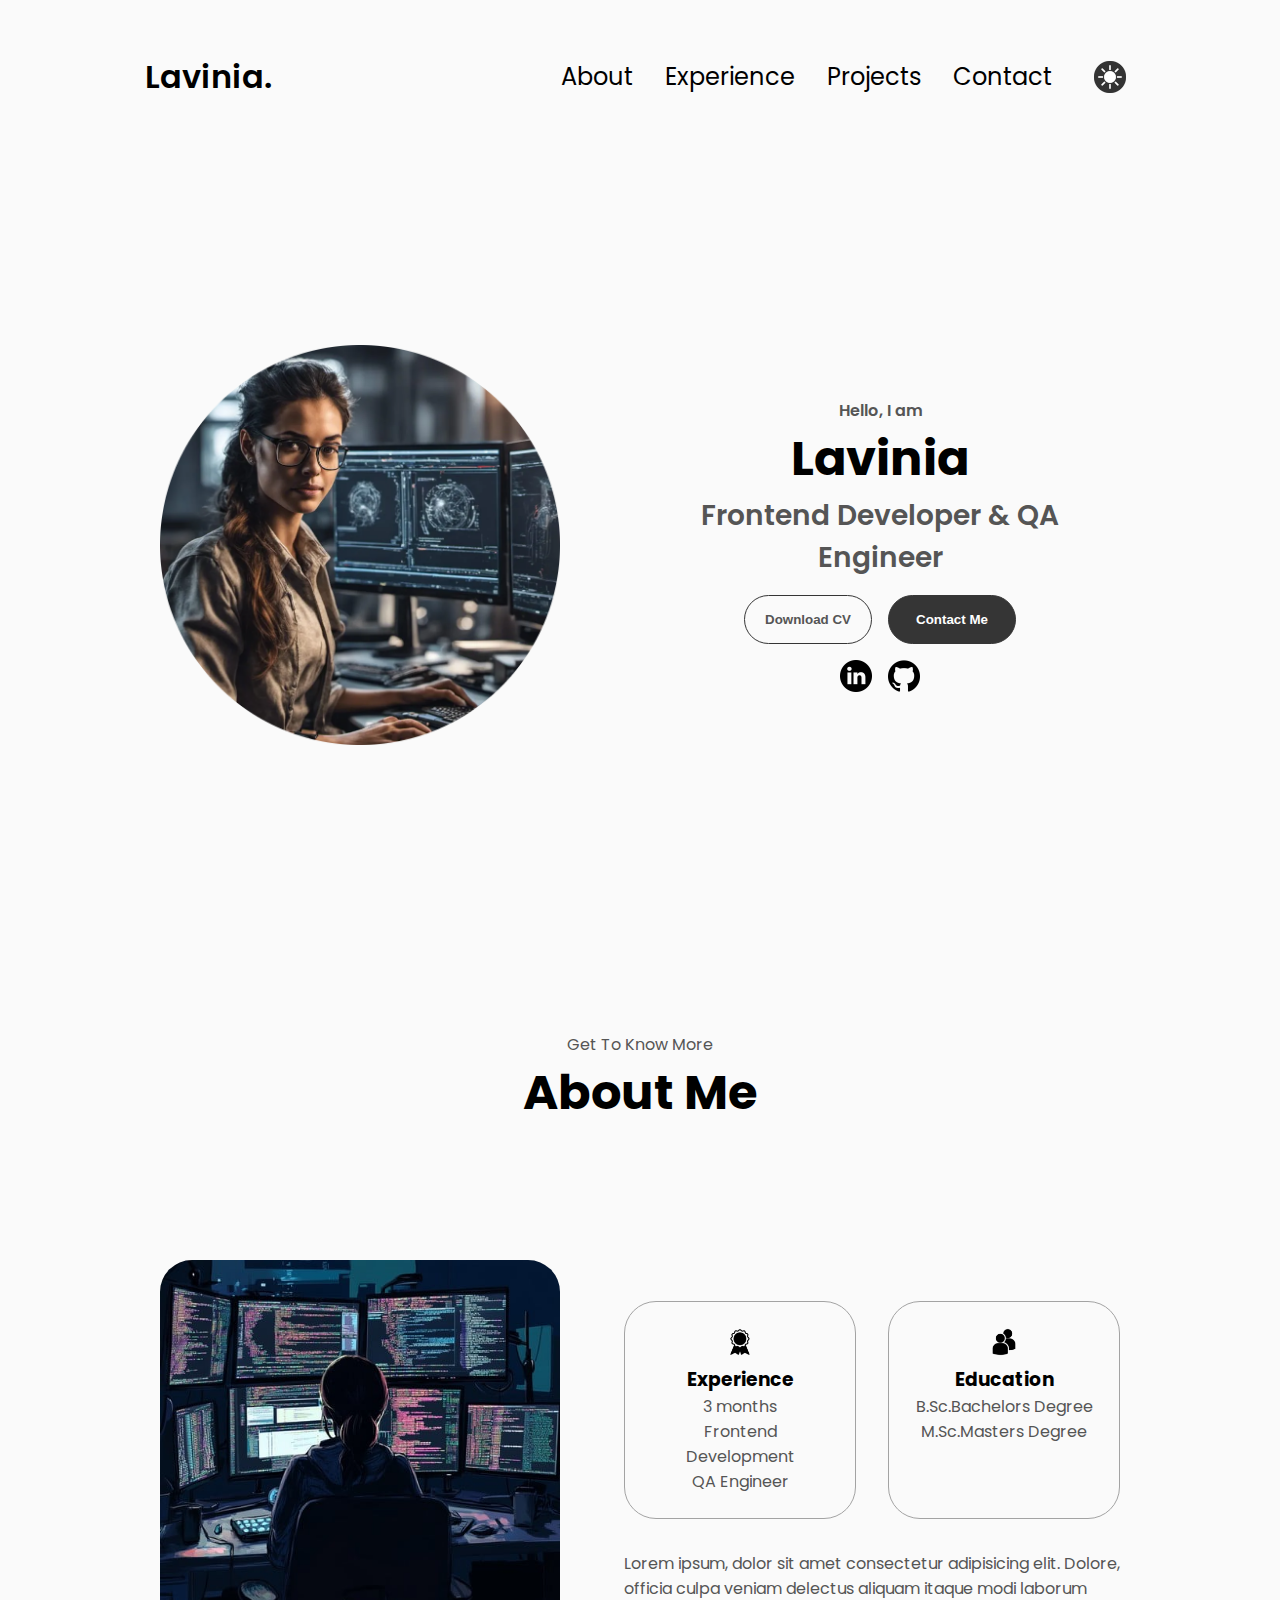
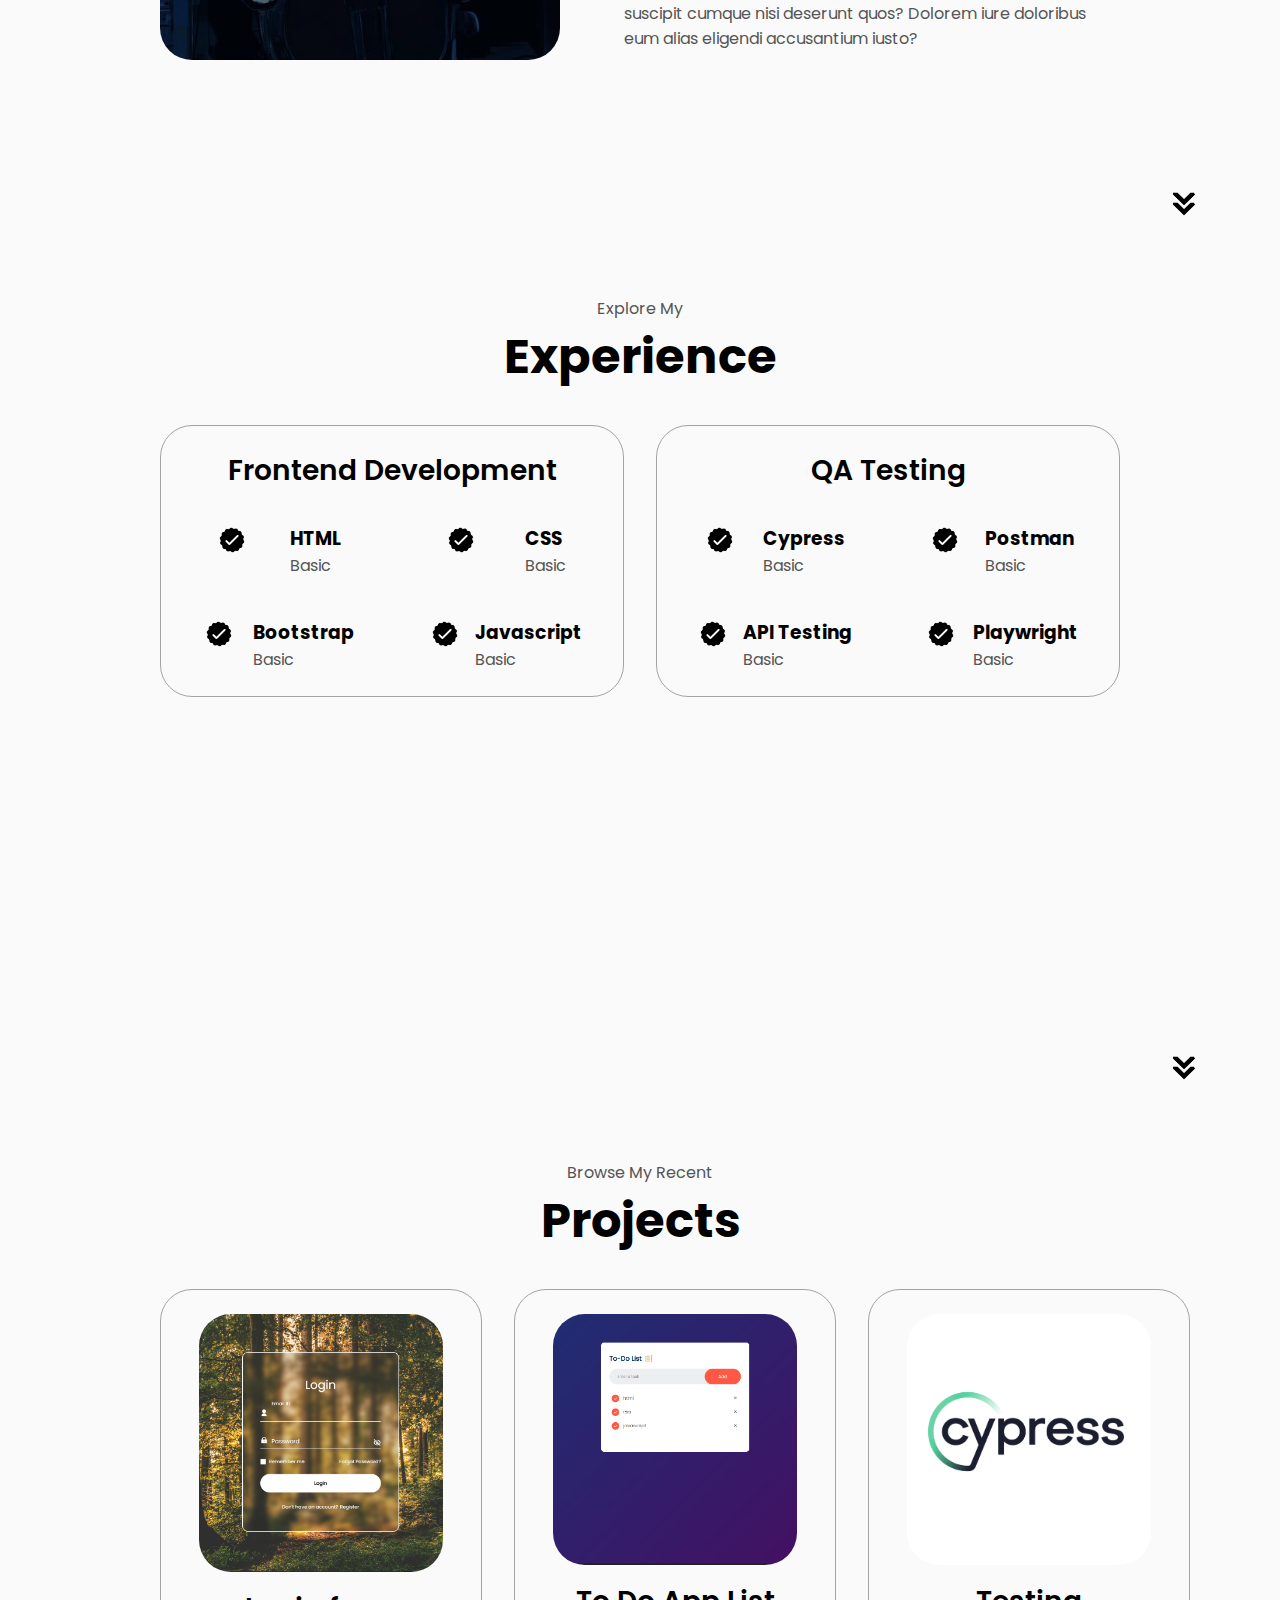
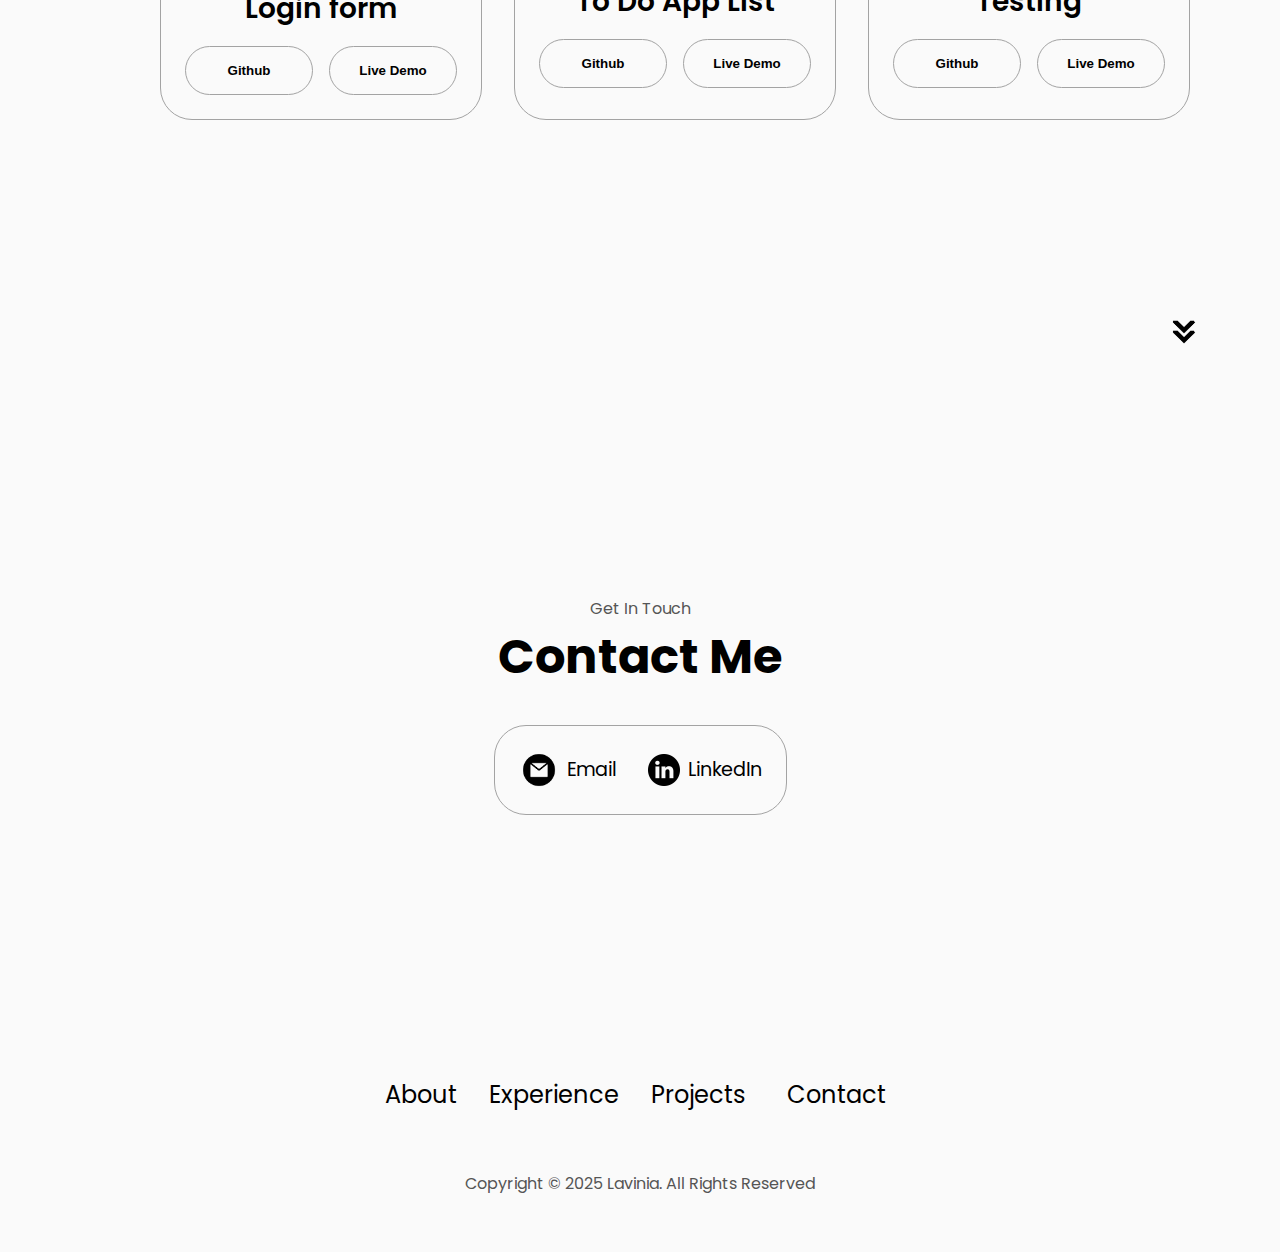
<file: index.html>
<!DOCTYPE html>
<html lang="en">
  <head>
    <meta charset="UTF-8" />
    <meta name="viewport" content="width=device-width, initial-scale=1.0" />
    <title>My Responsive Portofolio</title>
    <link rel="stylesheet" href="style.css" />
    <link rel="stylesheet" href="mediaquerries.css" />
    <link
      rel="stylesheet"
      type="text/css"
      href="https://fonts.googleapis.com/css?family=Poppins"
    />
  </head>
  <body>
    <!-----NAVBAR----->
    <nav id="desktop-nav">
      <div class="logo">Lavinia.</div>
      <div>
        <ul class="nav-links">
          <li><a href="#about">About</a></li>
          <li><a href="#experience">Experience</a></li>
          <li><a href="#projects">Projects</a></li>
          <li><a href="#contact">Contact</a></li>
          <li>
            <img
              id="modeToggle"
              class="icon color-icon"
              src="./assets/theme_light.png"
              src-light="./assets/theme_light.png"
              src-dark="./assets/theme_dark.png"
            />
          </li>
        </ul>
      </div>
    </nav>

    <nav id="hamburger-nav">
      <div class="logo">Lavinia.</div>
      <div class="hamburger-menu">
        <div class="hamburger-icon" onclick="toggleMenu()">
          <span></span>
          <span></span>
          <span></span>
        </div>
        <div class="menu-links">
          <li><a href="#about" onclick="toggleMenu()">About</a></li>
          <li><a href="#experience" onclick="toggleMenu()">Experience</a></li>
          <li><a href="#projects" onclick="toggleMenu()">Projects</a></li>
          <li><a href="#contact" onclick="toggleMenu()">Contact</a></li>
          <li>
            <img
              id="modeToggle2"
              class="icon color-icon"
              src="./assets/theme_light.png"
              src-light="./assets/theme_light.png"
              src-dark="./assets/theme_dark.png"
            />
          </li>
        </div>
      </div>
    </nav>
    <!----Profile Section----->
    <section id="profile">
      <div class="section__pic-container">
        <img src="./assets/pic-3-modified.png" alt="profile picture" />
      </div>
      <div class="section__text">
        <p class="section__text__p1">Hello, I am</p>
        <h1 class="title">Lavinia</h1>
        <p class="section__text__p2">Frontend Developer & QA Engineer</p>
        <div class="btn-container">
          <button
            class="btn btn-color-2"
            onclick="window.open('./assets/LaviniaVarzaruCV_Software_Engineer.pdf')"
          >
            Download CV
          </button>
          <button
            class="btn btn-color-1"
            onclick="location.href=('./#contact')"
          >
            Contact Me
          </button>
        </div>
        <div id="socials-container">
          <img
            src="./assets/linkedin_light.png"
            src-light="./assets/linkedin_light"
            src-dark="./assets/linkedin_dark.png"
            alt="My linkedin profile"
            class="icon linkedin-icon"
            onclick="location.href='https://www.linkedin.com/in/lavinia-cristina/'"
          />
          <img
            src="./assets/github_light.png"
            src-light="./assets/github_light.png"
            src-dark="./assets/github_dark.png"
            alt="My github profile"
            class="icon github-icon"
            onclick="location.href='https://github.com/Lavinia592'"
          />
        </div>
      </div>
    </section>

    <!----ABOUT---->
    <section id="about">
      <p class="section__text__p1">Get To Know More</p>
      <h1 class="title">About Me</h1>
      <div class="section-container">
        <div class="section__pic-container">
          <img
            src="./assets/about-pic.jpg"
            alt="profile picture"
            class="about-pic"
          />
        </div>
        <div class="about-details-container">
          <div class="about-containers">
            <div class="details-container">
              <img
                src="./assets/experience_light.png"
                src-light="./assets/experience_light.png"
                src-dark="./assets/experience_dark.png"
                alt="experience icon"
                class="icon"
              />
              <h3>Experience</h3>
              <p>
                3 months <br />
                Frontend Development <br />
                QA Engineer
              </p>
            </div>
            <div class="details-container">
              <img
                src="./assets/education_light.png"
                src-light="./assets/education_light.png"
                src-dark="./assets/education_dark.png"
                alt="education icon"
                class="icon"
              />
              <h3>Education</h3>
              <p>
                B.Sc.Bachelors Degree <br />
                M.Sc.Masters Degree
              </p>
            </div>
          </div>
          <div class="text-container">
            <p>
              Lorem ipsum, dolor sit amet consectetur adipisicing elit. Dolore,
              officia culpa veniam delectus aliquam itaque modi laborum suscipit
              cumque nisi deserunt quos? Dolorem iure doloribus eum alias
              eligendi accusantium iusto?
            </p>
          </div>
        </div>
      </div>
      <img
        src="./assets/arrow_light.png"
        src-light="./assets/arrow_light.png"
        src-dark="./assets/arrow_dark.png"
        alt="Arrow icon"
        class="icon arrow"
        onclick="location.href='./#experience'"
      />
    </section>
    <!--Experience-->
    <section id="experience">
      <p class="section__text__p1">Explore My</p>
      <h1 class="title">Experience</h1>
      <div class="experience-details-container">
        <div class="about-containers">
          <div class="details-container">
            <h2 class="experience-sub-title">Frontend Development</h2>
            <div class="article-container">
              <article>
                <img
                  src="./assets/checkmark_light.png"
                  src-light="./assets/checkmark_light.png"
                  src-dark="./assets/checkmark_dark.png"
                  src-light="./assets/checkmark_light"
                  src-dark="./assets/checkmark_dark"
                  alt="checkmark icon"
                  class="icon"
                />
                <div>
                  <h3>HTML</h3>
                  <p>Basic</p>
                </div>
              </article>
              <article>
                <img
                  src="./assets/checkmark_light.png"
                  src-light="./assets/checkmark_light.png"
                  src-dark="./assets/checkmark_dark.png"
                  src-light="./assets/checkmark_light"
                  src-dark="./assets/checkmark_dark"
                  alt="checkmark icon"
                  class="icon"
                />
                <div>
                  <h3>CSS</h3>
                  <p>Basic</p>
                </div>
              </article>
              <article>
                <img
                  src="./assets/checkmark_light.png"
                  src-light="./assets/checkmark_light.png"
                  src-dark="./assets/checkmark_dark.png"
                  alt="checkmark icon"
                  class="icon"
                />
                <div>
                  <h3>Bootstrap</h3>
                  <p>Basic</p>
                </div>
              </article>
              <article>
                <img
                  src="./assets/checkmark_light.png"
                  src-light="./assets/checkmark_light.png"
                  src-dark="./assets/checkmark_dark.png"
                  alt="checkmark icon"
                  class="icon"
                />
                <div>
                  <h3>Javascript</h3>
                  <p>Basic</p>
                </div>
              </article>
            </div>
          </div>
          <div class="details-container">
            <h2 class="experience-sub-title">QA Testing</h2>
            <div class="article-container">
              <article>
                <img
                  src="./assets/checkmark_light.png"
                  src-light="./assets/checkmark_light.png"
                  src-dark="./assets/checkmark_dark.png"
                  alt="checkmark icon"
                  class="icon"
                />
                <div>
                  <h3>Cypress</h3>
                  <p>Basic</p>
                </div>
              </article>
              <article>
                <img
                  src="./assets/checkmark_light.png"
                  src-light="./assets/checkmark_light.png"
                  src-dark="./assets/checkmark_dark.png"
                  alt="checkmark icon"
                  class="icon"
                />
                <div>
                  <h3>Postman</h3>
                  <p>Basic</p>
                </div>
              </article>
              <article>
                <img
                  src="./assets/checkmark_light.png"
                  src-light="./assets/checkmark_light.png"
                  src-dark="./assets/checkmark_dark.png"
                  alt="checkmark icon"
                  class="icon"
                />
                <div>
                  <h3>API Testing</h3>
                  <p>Basic</p>
                </div>
              </article>
              <article>
                <img
                  src="./assets/checkmark_light.png"
                  src-light="./assets/checkmark_light.png"
                  src-dark="./assets/checkmark_dark.png"
                  alt="checkmark icon"
                  class="icon"
                />
                <div>
                  <h3>Playwright</h3>
                  <p>Basic</p>
                </div>
              </article>
            </div>
          </div>
        </div>
      </div>
      <img
        src="./assets/arrow_light.png"
        src-light="./assets/arrow_light.png"
        src-dark="./assets/arrow_dark.png"
        alt="Arrow icon"
        class="icon arrow"
        onclick="location.href='./#projects'"
      />
    </section>
    <!--PROJECTS-->
    <section id="projects">
      <p class="section__text__p1">Browse My Recent</p>
      <h1 class="title">Projects</h1>
      <div class="experience-details-container">
        <div class="about-containers">
          <div class="details-container" class="color-container">
            <div class="article-container">
              <img
                src="./assets/project-1.png"
                alt="project-1"
                class="project-img"
              />
            </div>
            <h2 class="experience-sub-title project-title">Login form</h2>
            <div class="btn-container">
              <button
                class="btn btn-color-2 project-btn"
                onclick="location.href='https://github.com/Lavinia592/login_form_animated'"
              >
                Github
              </button>
              <button
                class="btn btn-color-2 project-btn"
                onclick="location.href='https://'"
              >
                Live Demo
              </button>
            </div>
          </div>
          <div class="details-container" class="color-container">
            <div class="article-container">
              <img
                src="./assets/project-2.png"
                alt="project-2"
                class="project-img"
              />
            </div>
            <h2 class="experience-sub-title project-title">To Do App List</h2>
            <div class="btn-container">
              <button
                class="btn btn-color-2 project-btn"
                onclick="location.href='//github.com/Lavinia592/to-do-app'"
              >
                Github
              </button>
              <button
                class="btn btn-color-2 project-btn"
                onclick="location.href='https://'"
              >
                Live Demo
              </button>
            </div>
          </div>
          <div class="details-container" class="color-container">
            <div class="article-container">
              <img
                src="./assets/project-3.png"
                alt="project-3"
                class="project-img"
              />
            </div>
            <h2 class="experience-sub-title project-title">Testing</h2>
            <div class="btn-container">
              <button
                class="btn btn-color-2 project-btn"
                onclick="location.href='https://github.com/Lavinia592/Cypress-Automation-Practice'"
              >
                Github
              </button>
              <button
                class="btn btn-color-2 project-btn"
                onclick="location.href='https://'"
              >
                Live Demo
              </button>
            </div>
          </div>
        </div>
      </div>
      <img
        src="./assets/arrow_light.png"
        src-light="./assets/arrow_light.png"
        src-dark="./assets/arrow_dark.png"
        alt="Arrow icon"
        class="icon arrow"
        onclick="location.href='./#contact'"
      />
    </section>
    <!--CONTACT SECTION-->
    <section id="contact">
      <p class="section__text__p1">Get In Touch</p>
      <h1 class="title">Contact Me</h1>
      <div class="contact-info-upper-container">
        <div class="contact-info-container">
          <img
            src="./assets/email_light.png"
            src-light="./assets/email_light.png"
            src-dark="./assets/email_dark.png"
            alt="email icon"
            class="icon contact-icon email-icon"
          />

          <p>
            <a href="mailto:laviniavrz@gmail.com">Email</a>
          </p>
        </div>
        <div class="contact-info-container">
          <img
            src="./assets/linkedin_light.png"
            src-light="./assets/linkedin_light"
            src-dark="./assets/linkedin_dark.png"
            alt="My linkedin profile"
            class="icon linkedin-icon"
            onclick="location.href='https://linkedin.com'"
          />
          <!--your profile-->
          <p>
            <a href="https://www.linkedin.com/in/lavinia-cristina/">LinkedIn</a>
          </p>
        </div>
      </div>
    </section>

    <!--FOOTER-->
    <footer>
      <nav>
        <div class="nav-links-container">
          <ul class="nav-links">
            <li><a href="#about">About</a></li>
            <li><a href="#experience">Experience</a></li>
            <li><a href="#projects">Projects</a></li>
            <li><a href="#contact">Contact</a></li>
          </ul>
        </div>
      </nav>
      <p>Copyright &#169; 2025 Lavinia. All Rights Reserved</p>
    </footer>
    <script src="script.js"></script>
  </body>
</html>
</file>
<file: style.css>
/* GENERAL */

@import url("https://fonts.googleapis.com/css2?family=Poppins:wght@300;400;500;600&display=swap");

/*Default Light Mode*/
:root {
  --primary-color: white;
  --primary-color-2: rgb(250, 250, 250);
  --primary-color-3: rgb(181, 181, 181);
  --background-color: rgb(250, 250, 250);
  --secondary-color: black;
  --secondary-color-2: rgb(85, 85, 85);
  --button-background: rgb(53, 53, 53);
  --button-text-hover: grey;
  --button-border: rgb(53, 53, 53) 0.1rem solid;
  --button-border-2: rgb(53, 53, 53) 0.1rem solid;
  --container-border: rgb(163, 163, 163);
}

/*Default Dark Mode*/
[theme="dark"] {
  --primary-color: black;
  --primary-color-2: rgb(39, 39, 39);
  --primary-color-3: rgb(74, 74, 74);
  --background-color: rgb(33, 33, 33);
  --secondary-color: white;
  --secondary-color-2: rgb(170, 170, 170);
  --button-background: rgb(202, 202, 202);
  --button-text-hover: lightgrey;
  --button-border: rgb(202, 202, 202) 0.1rem solid;
  --button-border-2: rgb(0, 0, 0) 0.1rem solid;
  --container-border: rgb(92, 92, 92);
}

* {
  margin: 0;
  padding: 0;
}

h3 {
  color: var(--secondary-color);
}

body {
  font-family: "Poppins", sans-serif;
  background-color: var(--background-color);
}

html {
  scroll-behavior: smooth;
}

p {
  color: var(--secondary-color-2);
}

/* TRANSITION */

a,
.btn {
  transition: all 300ms ease;
}

/* DESKTOP NAV */

nav,
.nav-links {
  display: flex;
  align-items: center;
}

nav li:last-child {
  width: max-content;
  display: flex;
  margin: auto;
  padding: 10px;
}

nav {
  justify-content: space-around;
  height: 17vh;
}

.nav-links {
  gap: 2rem;
  list-style: none;
  font-size: 1.5rem;
}

a {
  color: var(--secondary-color);
  text-decoration: none;
  text-decoration-color: var(--primary-color);
}

a:hover {
  text-decoration: underline;
  text-underline-offset: 1rem;
  text-decoration-color: var(--secondary-color);
}

nav a:hover {
  color: var(--secondary-color);
  text-decoration-color: var(--secondary-color);
}

.logo {
  font-size: 2rem;
  font-weight: 600;
  color: var(--secondary-color);
}

.logo:hover {
  cursor: default;
}

/* HAMBURGER MENU */

#hamburger-nav {
  display: none;
}

.hamburger-menu {
  position: relative;
  display: inline-block;
}

.hamburger-icon {
  display: flex;
  flex-direction: column;
  justify-content: space-between;
  height: 24px;
  width: 30px;
  cursor: pointer;
}

.hamburger-icon span {
  width: 100%;
  height: 2px;
  background-color: var(--secondary-color);
  transition: all 0.3 ease-in-out;
}

.menu-links {
  position: absolute;
  top: 100%;
  right: 0;
  background-color: var(--primary-color);
  width: fit-content;
  max-height: 0;
  overflow: hidden;
  transition: all 0.3 ease-in-out;
}

.menu-links a {
  display: block;
  padding: 10px;
  text-align: center;
  font-size: 1.5rem;
  color: var(--secondary-color);
  text-decoration: none;
  transition: all 0.3 ease-in-out;
}

.menu-links li {
  list-style: none;
}

.menu-links.open {
  max-height: 300px;
}

.hamburger-icon.open span:first-child {
  transform: rotate(45deg) translate(10px, 5px);
}

.hamburger-icon.open span:nth-child(2) {
  opacity: 0;
}

.hamburger-icon.open span:last-child {
  transform: rotate(-45deg) translate(10px, -5px);
}

.hamburger-icon span:first-child {
  transform: none;
}

.hamburger-icon span:first-child {
  opacity: 1;
}

.hamburger-icon span:first-child {
  transform: none;
}

/* SECTIONS */

section {
  padding-top: 4vh;
  height: 96vh;
  margin: 0 10rem;
  box-sizing: border-box;
  min-height: fit-content;
}

.section-container {
  display: flex;
}

/* PROFILE SECTION */

#profile {
  display: flex;
  justify-content: center;
  gap: 5rem;
  height: 80vh;
}

.section__pic-container {
  display: flex;
  height: 400px;
  width: 400px;
  margin: auto 0;
}

.section__text {
  align-self: center;
  text-align: center;
}

.section__text p {
  font-weight: 600;
}

.section__text__p1 {
  text-align: center;
}

.section__text__p2 {
  font-size: 1.75rem;
  margin-bottom: 1rem;
}

.title {
  color: var(--secondary-color);
  font-size: 3rem;
  text-align: center;
}

#socials-container {
  display: flex;
  justify-content: center;
  margin-top: 1rem;
  gap: 1rem;
}

/* ICONS */

.icon {
  cursor: pointer;
  height: 2rem;
}

/* BUTTONS */

.btn-container {
  display: flex;
  justify-content: center;
  gap: 1rem;
}

.btn {
  font-weight: 600;
  transition: all 300ms ease;
  padding: 1rem;
  width: 8rem;
  border-radius: 2rem;
}

.btn-color-1,
.btn-color-2 {
  border: var(--button-border);
  color: var(--secondary-color-2);
}

.btn-color-1:hover,
.btn-color-2:hover {
  cursor: pointer;
}

.btn-color-1,
.btn-color-2:hover {
  background: var(--button-background);
  color: var(--primary-color);
}

.btn-color-1:hover {
  background: var(--secondary-color);
}

.btn-color-2 {
  background: none;
}

.btn-color-2:hover {
  border: var(--button-border);
  background: var(--secondary-color);
}

.btn-container {
  gap: 1rem;
}

/* ABOUT SECTION */

#about {
  position: relative;
}

.about-containers {
  gap: 2rem;
  margin-bottom: 2rem;
  margin-top: 2rem;
}

.about-details-container {
  justify-content: center;
  flex-direction: column;
}

.about-containers,
.about-details-container {
  display: flex;
}

.about-pic {
  border-radius: 2rem;
}

.arrow {
  position: absolute;
  right: -5rem;
  bottom: 2.5rem;
}

.details-container {
  padding: 1.5rem;
  flex: 1;
  background: var(--primary-color-2);
  border-radius: 2rem;
  border: var(--button-border);
  border-color: var(--container-border);
  text-align: center;
}

.section-container {
  gap: 4rem;
  height: 80%;
}

.section__pic-container {
  height: 400px;
  width: 400px;
  margin: auto 0;
}

/* EXPERIENCE SECTION */

#experience {
  position: relative;
}

.experience-sub-title {
  color: var(--secondary-color);
  font-weight: 600;
  font-size: 1.75rem;
  margin-bottom: 2rem;
}

.experience-details-container {
  display: flex;
  justify-content: center;
  flex-direction: column;
}

.article-container {
  display: flex;
  text-align: initial;
  flex-wrap: wrap;
  flex-direction: row;
  gap: 2.5rem;
  justify-content: space-around;
}

article {
  display: flex;
  width: 10rem;
  justify-content: space-around;
  gap: 0.5rem;
}

article .icon {
  cursor: default;
}

/* PROJECTS SECTION */

#projects {
  position: relative;
}

.color-container {
  border-color: var(--container-border);
  background: var(--primary-color-2);
}

.project-img {
  border-radius: 2rem;
  width: 90%;
  height: 90%;
}

.project-title {
  margin: 1rem;
  color: var(--secondary-color);
}

.project-btn {
  color: var(--secondary-color);
  border-color: var(--container-border);
}

/* CONTACT */

#contact {
  display: flex;
  justify-content: center;
  flex-direction: column;
  height: 70vh;
}

.contact-info-upper-container {
  display: flex;
  justify-content: center;
  border-radius: 2rem;
  border: var(--button-border);
  border-color: var(--container-border);
  background: var(--background-color);
  margin: 2rem auto;
  padding: 0.5rem;
}

.contact-info-container {
  display: flex;
  align-items: center;
  justify-content: center;
  gap: 0.5rem;
  margin: 1rem;
}

.contact-info-container p {
  font-size: larger;
}

.contact-icon {
  cursor: default;
}

.email-icon {
  height: 2.5rem;
}

/* FOOTER SECTION */

footer {
  height: 26vh;
  margin: 0 1rem;
}

footer p {
  text-align: center;
}
</file>
<file: mediaquerries.css>
@media screen and (max-width: 1400px) {
  #profile {
    height: 83vh;
    margin-bottom: 6rem;
  }
  .about-container {
    flex-wrap: wrap;
  }
}

@media screen and (max-width: 1200px) {
  #desktop-nav {
    display: none;
  }
  #hamburger-nav {
    display: flex;
  }
  #experience,
  .experience-details-container {
    margin-top: 2rem;
  }

  #profile,
  .section-container {
    display: block;
  }

  .arrow {
    display: none;
  }
  section,
  .section-container {
    height: fit-content;
  }

  section {
    margin: 0 5%;
  }

  .section__pic-container {
    width: 270px;
    height: 270px;
    margin: 0 auto 2rem;
  }
  .about-containers {
    margin-top: 0;
  }
}

@media screen and (max-width: 600px) {
  #contact,
  footer {
    height: 40vh;
  }
  #profile {
    height: 82vh;
    margin-bottom: 0;
  }

  article {
    font-size: 1rem;
  }

  footer,
  nav {
    height: fit-content;
    margin-bottom: 2rem;
  }

  .about-containers,
  .contact-info-upper-container,
  .btn-container {
    flex-wrap: wrap;
  }
  .contact-info-container {
    margin: 0;
  }

  .contact-info-container p,
  .nav-links li a {
    font-size: 1rem;
  }

  .experience-sub-title {
    font-size: 1.2rem;
  }

  .logo {
    font-size: 1.5rem;
  }

  .nav-links {
    flex-direction: column;
    gap: 0.5rem;
    text-align: center;
  }

  .section__pic-container {
    width: auto;
    height: 46vw;
    justify-content: center;
  }

  .section__text__p2 {
    font-size: 1.2rem;
  }

  .title {
    font-size: 2rem;
  }

  .text-container {
    text-align: justify;
  }
}
</file>
